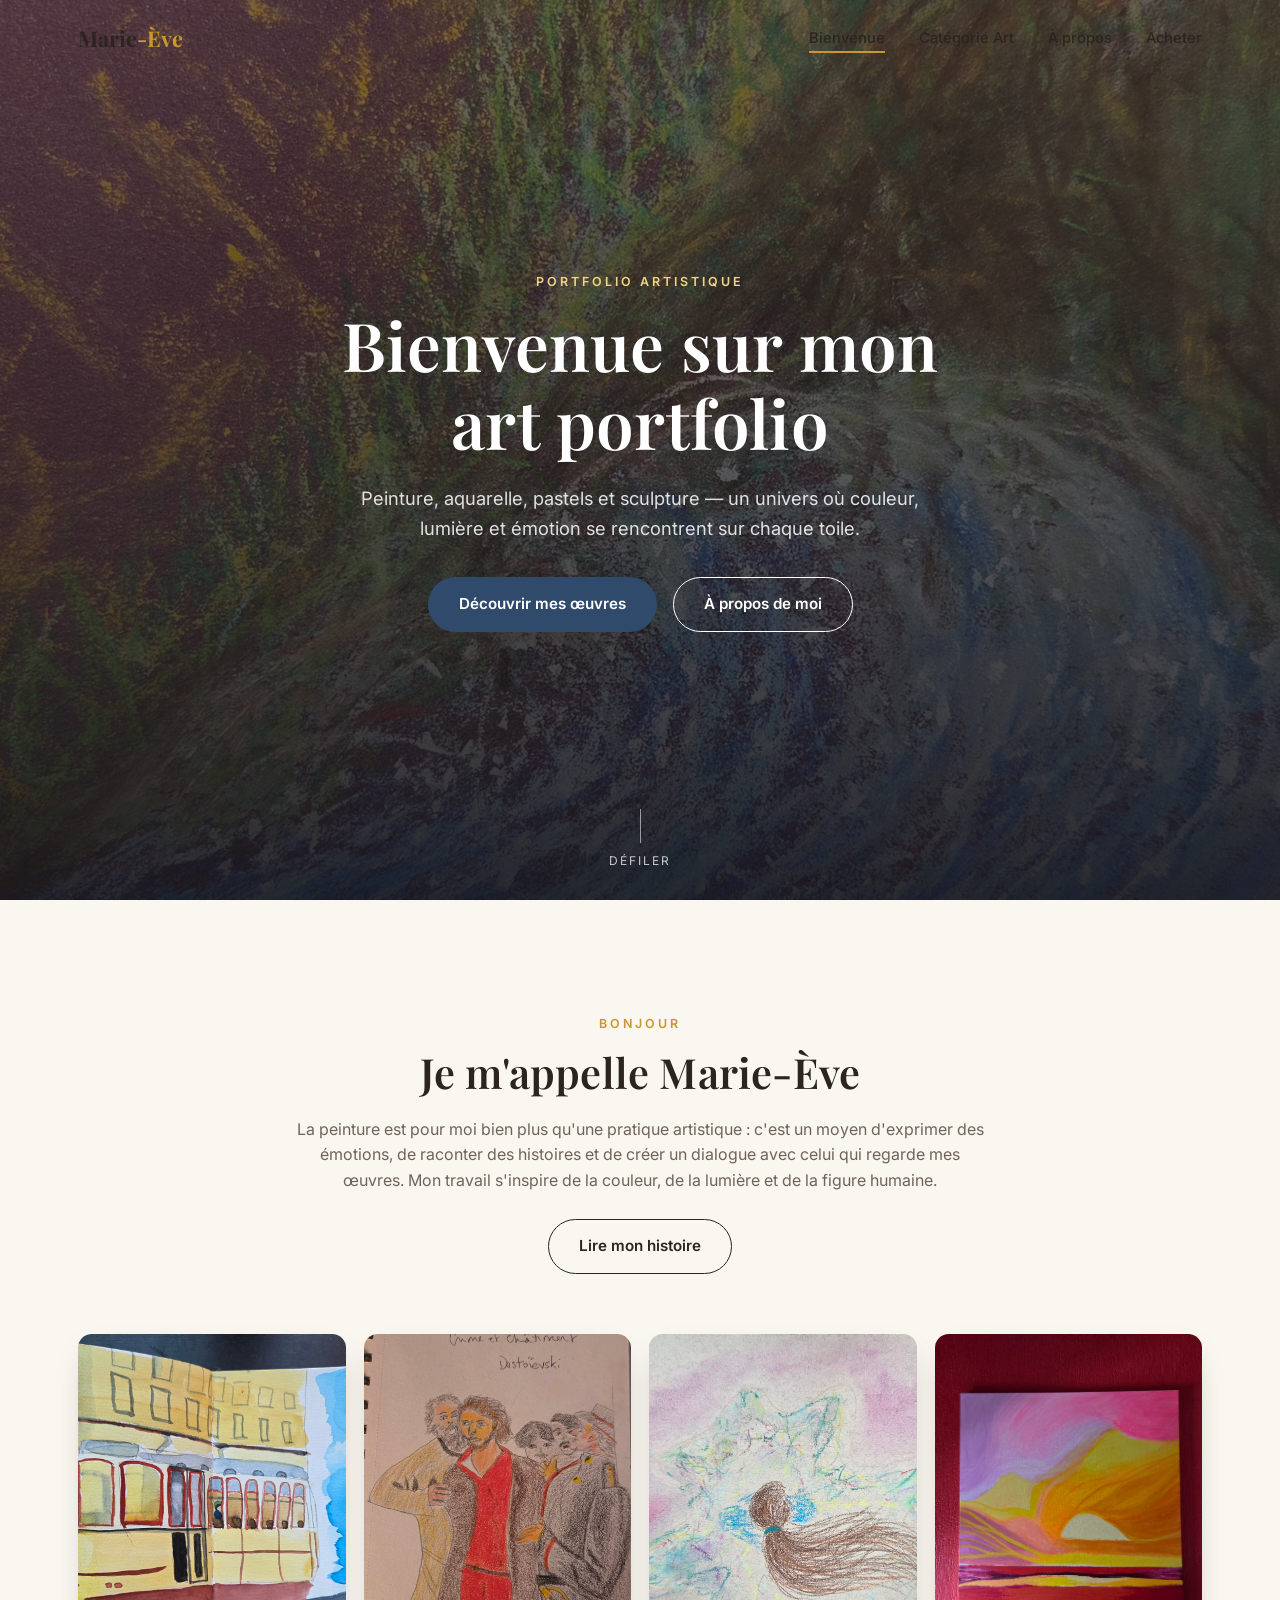
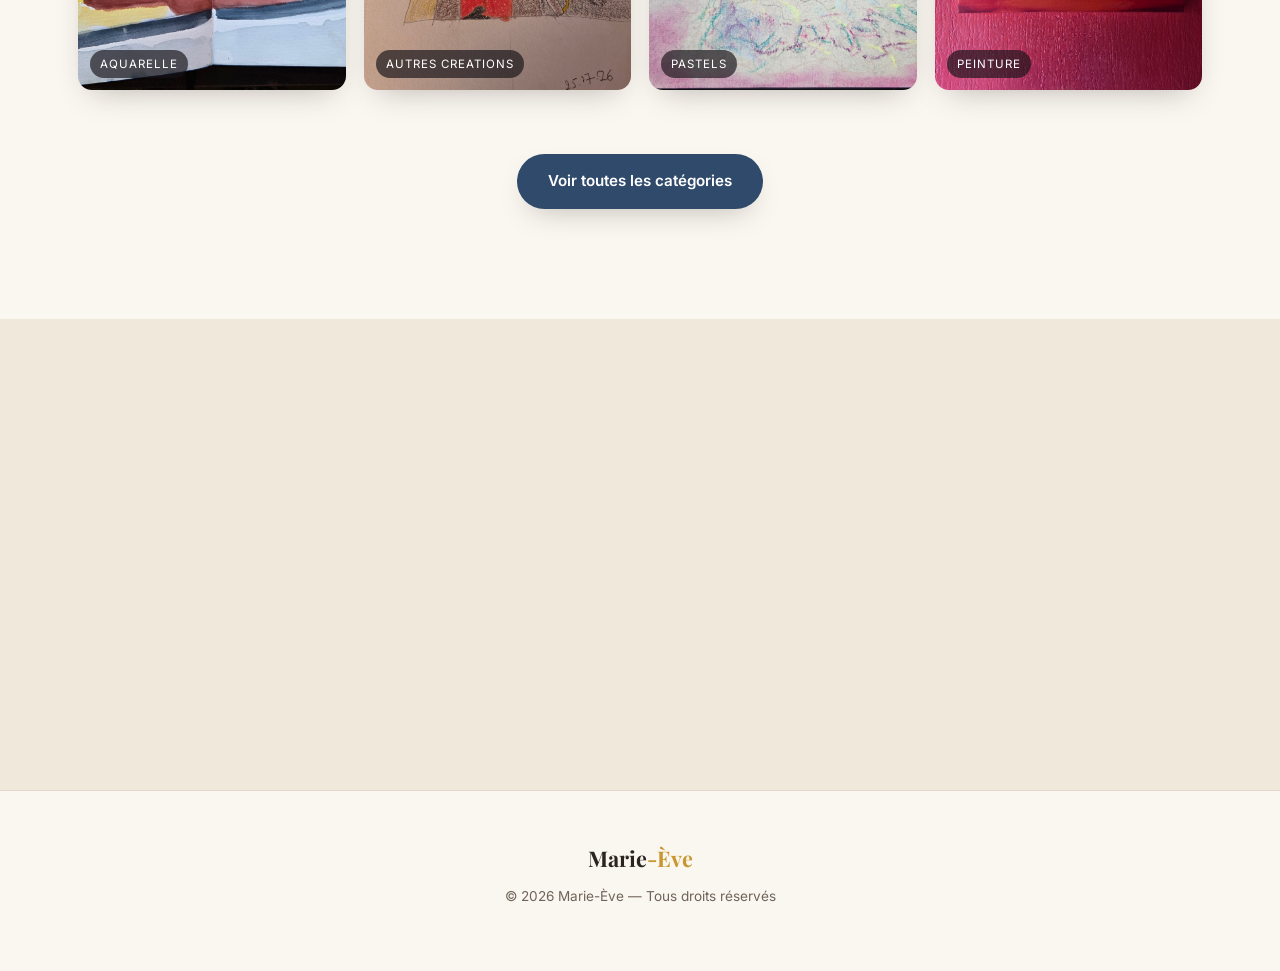
<file: index.html>
<!DOCTYPE html>
<html lang="fr">
<head>
<meta charset="UTF-8" />
<meta name="viewport" content="width=device-width, initial-scale=1.0" />
<title>Marie-Ève — Art Portfolio</title>
<meta name="description" content="Bienvenue sur le portfolio artistique de Marie-Ève : aquarelle, pastels, sculpture et créations diverses." />
<link rel="stylesheet" href="css/style.css" />
</head>
<body>

<nav class="site-nav">
  <div class="container">
    <a href="index.html" class="brand">Marie<span>-Ève</span></a>
    <button class="nav-toggle" aria-label="Menu">
      <span></span><span></span><span></span>
    </button>
    <ul class="nav-links">
      <li><a href="index.html">Bienvenue</a></li>
      <li><a href="categorie-art.html">Catégorie Art</a></li>
      <li><a href="a-propos.html">À propos</a></li>
      <li><a href="acheter.html">Acheter</a></li>
    </ul>
  </div>
</nav>

<header class="hero">
  <div class="hero-bg" style="background-image:url('assets/pastels/dossier%20sans%20titre%205/20260411_134907.jpg')"></div>
  <div class="hero-content">
    <span class="eyebrow">Portfolio artistique</span>
    <h1>Bienvenue sur mon art portfolio</h1>
    <p>Peinture, aquarelle, pastels et sculpture — un univers où couleur, lumière et émotion se rencontrent sur chaque toile.</p>
    <div class="hero-actions">
      <a href="categorie-art.html" class="btn btn-primary">Découvrir mes œuvres</a>
      <a href="a-propos.html" class="btn btn-outline">À propos de moi</a>
    </div>
  </div>
  <div class="scroll-cue"><span class="line"></span>Défiler</div>
</header>

<section>
  <div class="container">
    <div class="intro reveal">
      <span class="eyebrow">Bonjour</span>
      <h2>Je m'appelle Marie-Ève</h2>
      <p>La peinture est pour moi bien plus qu'une pratique artistique : c'est un moyen d'exprimer des émotions, de raconter des histoires et de créer un dialogue avec celui qui regarde mes œuvres. Mon travail s'inspire de la couleur, de la lumière et de la figure humaine.</p>
      <a href="a-propos.html" class="btn btn-outline" style="margin-top: 10px;">Lire mon histoire</a>
    </div>

    <div class="featured-grid" id="featured-grid"></div>

    <div class="cta-block reveal">
      <a href="categorie-art.html" class="btn btn-primary">Voir toutes les catégories</a>
    </div>
  </div>
</section>

<section class="alt-bg">
  <div class="container">
    <div class="section-head reveal">
      <span class="eyebrow">Envie d'une œuvre chez vous ?</span>
      <h2>Mes créations seront bientôt en vente</h2>
      <p>Retrouvez très prochainement mes toiles et créations originales à l'achat.</p>
      <a href="acheter.html" class="btn btn-primary" style="margin-top: 20px;">En savoir plus</a>
    </div>
  </div>
</section>

<footer>
  <a href="index.html" class="brand">Marie<span>-Ève</span></a>
  <p>© <span id="year"></span> Marie-Ève — Tous droits réservés</p>
</footer>

<script src="data/gallery.js"></script>
<script src="js/home.js"></script>
<script src="js/main.js"></script>
<script>document.getElementById('year').textContent = new Date().getFullYear();</script>
</body>
</html>
</file>
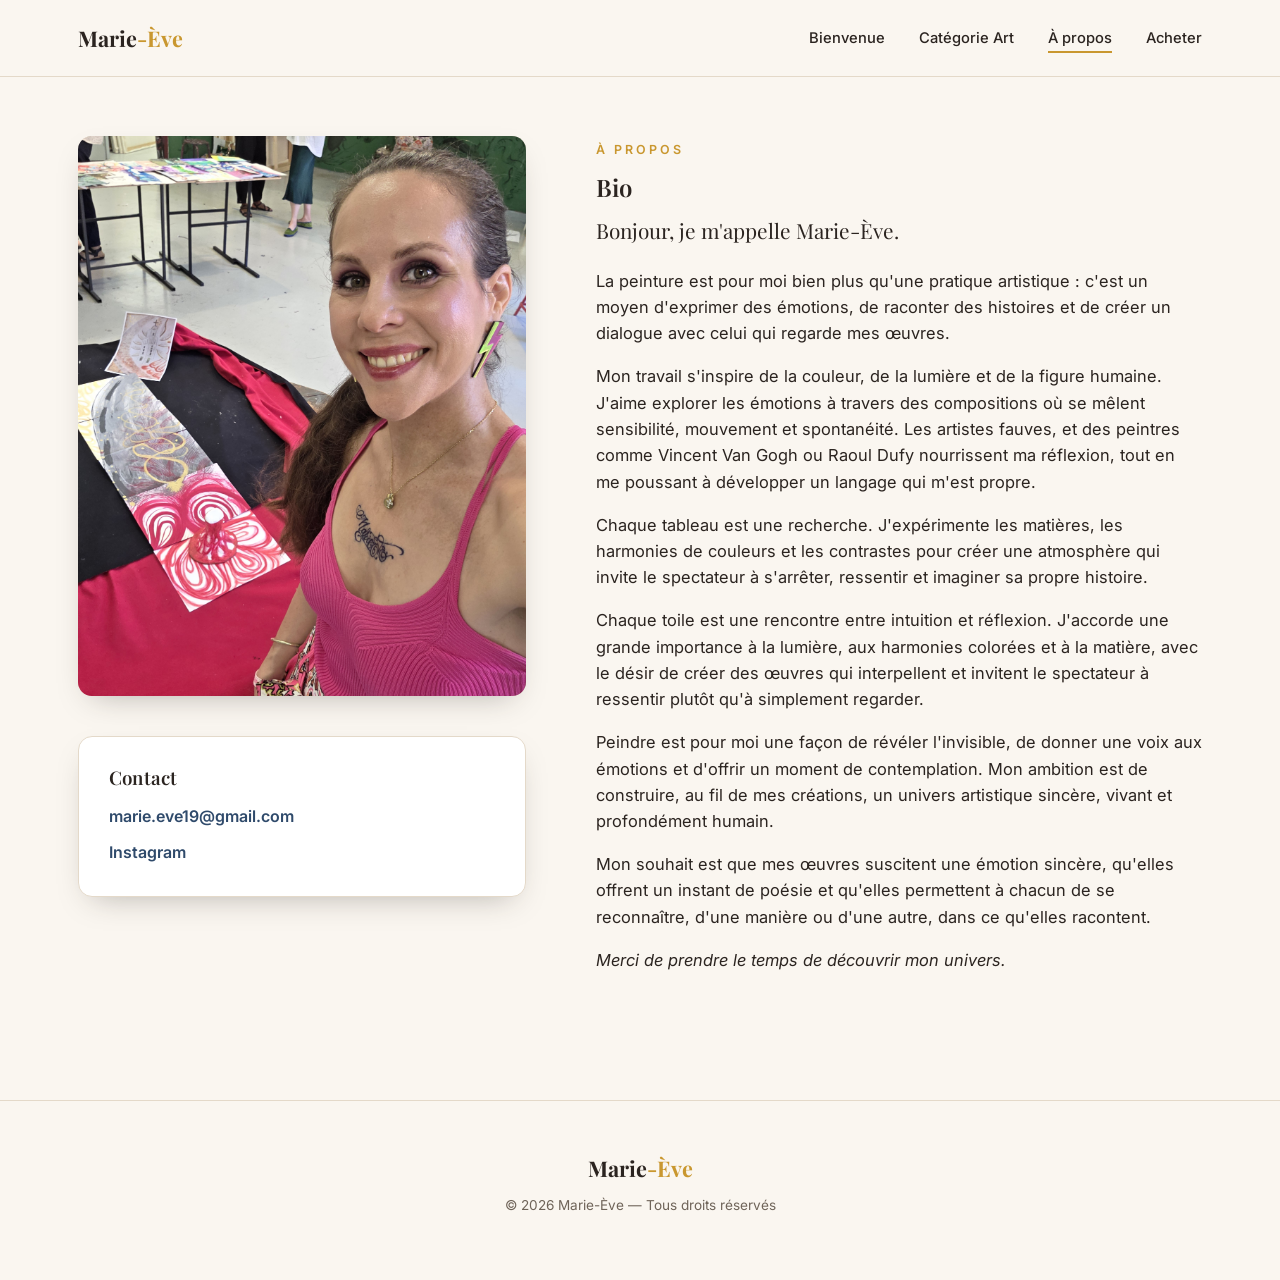
<file: a-propos.html>
<!DOCTYPE html>
<html lang="fr">
<head>
<meta charset="UTF-8" />
<meta name="viewport" content="width=device-width, initial-scale=1.0" />
<title>À propos — Marie-Ève</title>
<meta name="description" content="À propos de Marie-Ève : sa démarche artistique, ses inspirations et comment la contacter." />
<link rel="stylesheet" href="css/style.css" />
</head>
<body>

<nav class="site-nav is-solid">
  <div class="container">
    <a href="index.html" class="brand">Marie<span>-Ève</span></a>
    <button class="nav-toggle" aria-label="Menu">
      <span></span><span></span><span></span>
    </button>
    <ul class="nav-links">
      <li><a href="index.html">Bienvenue</a></li>
      <li><a href="categorie-art.html">Catégorie Art</a></li>
      <li><a href="a-propos.html">À propos</a></li>
      <li><a href="acheter.html">Acheter</a></li>
    </ul>
  </div>
</nav>

<section style="padding-top: calc(var(--nav-h) + 60px);">
  <div class="container">
    <div class="about-wrap">

      <div class="about-portrait reveal">
        <div class="portrait-frame">
          <img id="portrait-img" alt="Portrait de Marie-Ève" />
          <div class="portrait-placeholder" id="portrait-placeholder" style="display:none;">
            <span class="initials">M-È</span>
          </div>
        </div>

        <div class="contact-card">
          <h3>Contact</h3>
          <ul class="contact-list">
            <li><a href="mailto:marie.eve19@gmail.com">marie.eve19@gmail.com</a></li>
            <li><a href="https://www.instagram.com/marieevemlavie/" target="_blank" rel="noopener">Instagram</a></li>
          </ul>
        </div>
      </div>

      <div class="about-bio reveal">
        <span class="eyebrow">À propos</span>
        <h1>Bio</h1>

        <p>Bonjour, je m'appelle Marie-Ève.</p>

        <p>La peinture est pour moi bien plus qu'une pratique artistique : c'est un moyen d'exprimer des émotions, de raconter des histoires et de créer un dialogue avec celui qui regarde mes œuvres.</p>

        <p>Mon travail s'inspire de la couleur, de la lumière et de la figure humaine. J'aime explorer les émotions à travers des compositions où se mêlent sensibilité, mouvement et spontanéité. Les artistes fauves, et des peintres comme Vincent Van Gogh ou Raoul Dufy nourrissent ma réflexion, tout en me poussant à développer un langage qui m'est propre.</p>

        <p>Chaque tableau est une recherche. J'expérimente les matières, les harmonies de couleurs et les contrastes pour créer une atmosphère qui invite le spectateur à s'arrêter, ressentir et imaginer sa propre histoire.</p>

        <p>Chaque toile est une rencontre entre intuition et réflexion. J'accorde une grande importance à la lumière, aux harmonies colorées et à la matière, avec le désir de créer des œuvres qui interpellent et invitent le spectateur à ressentir plutôt qu'à simplement regarder.</p>

        <p>Peindre est pour moi une façon de révéler l'invisible, de donner une voix aux émotions et d'offrir un moment de contemplation. Mon ambition est de construire, au fil de mes créations, un univers artistique sincère, vivant et profondément humain.</p>

        <p>Mon souhait est que mes œuvres suscitent une émotion sincère, qu'elles offrent un instant de poésie et qu'elles permettent à chacun de se reconnaître, d'une manière ou d'une autre, dans ce qu'elles racontent.</p>

        <p><em>Merci de prendre le temps de découvrir mon univers.</em></p>
      </div>

    </div>
  </div>
</section>

<footer>
  <a href="index.html" class="brand">Marie<span>-Ève</span></a>
  <p>© <span id="year"></span> Marie-Ève — Tous droits réservés</p>
</footer>

<script src="js/portrait.js"></script>
<script src="js/main.js"></script>
<script>document.getElementById('year').textContent = new Date().getFullYear();</script>
</body>
</html>
</file>
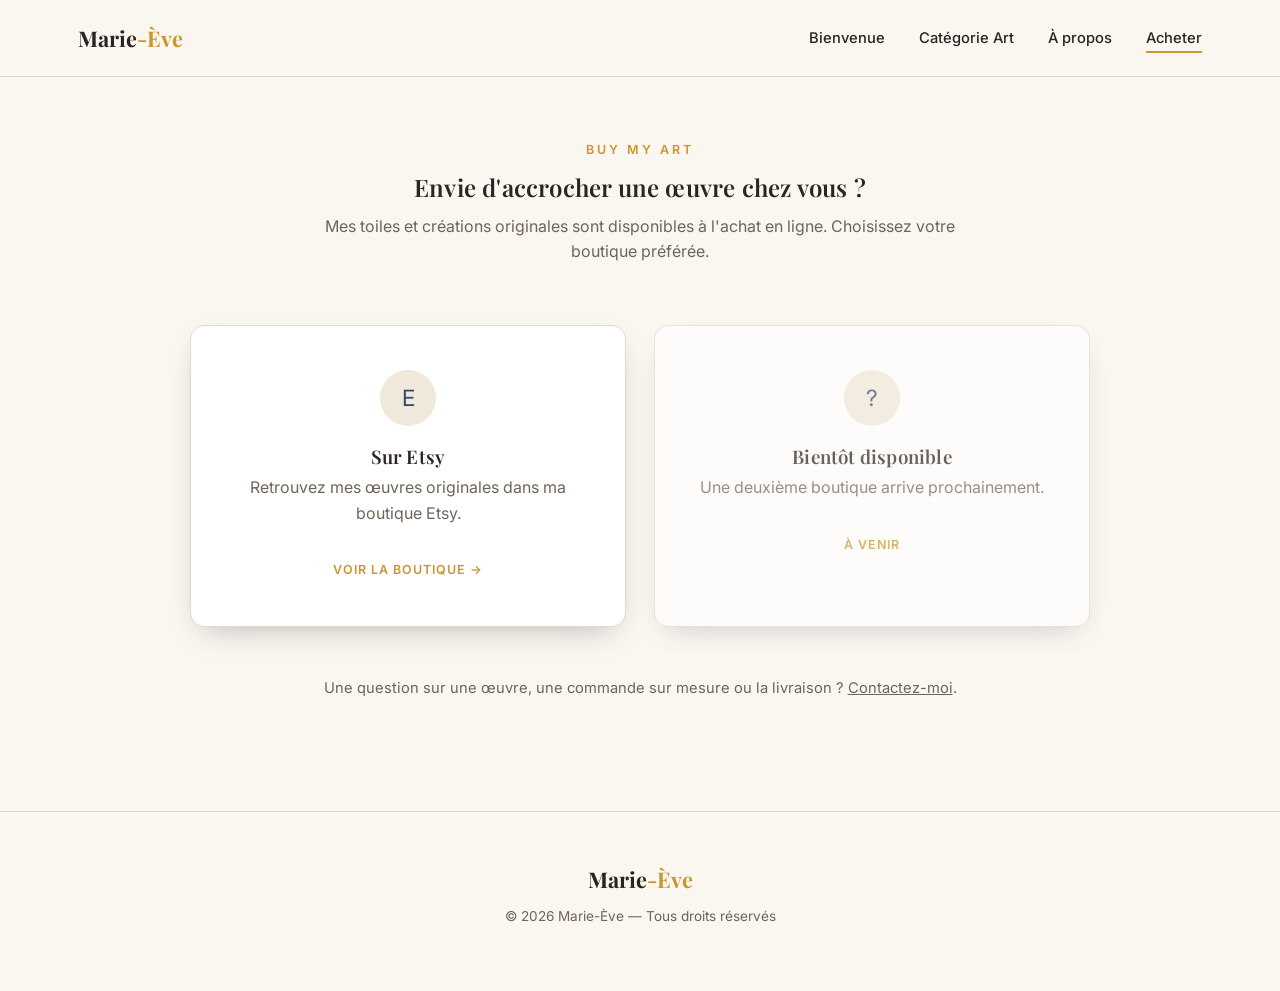
<file: acheter.html>
<!DOCTYPE html>
<html lang="fr">
<head>
<meta charset="UTF-8" />
<meta name="viewport" content="width=device-width, initial-scale=1.0" />
<title>Acheter — Marie-Ève</title>
<meta name="description" content="Acheter une œuvre originale de Marie-Ève." />
<link rel="stylesheet" href="css/style.css" />
</head>
<body>

<nav class="site-nav is-solid">
  <div class="container">
    <a href="index.html" class="brand">Marie<span>-Ève</span></a>
    <button class="nav-toggle" aria-label="Menu">
      <span></span><span></span><span></span>
    </button>
    <ul class="nav-links">
      <li><a href="index.html">Bienvenue</a></li>
      <li><a href="categorie-art.html">Catégorie Art</a></li>
      <li><a href="a-propos.html">À propos</a></li>
      <li><a href="acheter.html">Acheter</a></li>
    </ul>
  </div>
</nav>

<section style="padding-top: calc(var(--nav-h) + 60px);">
  <div class="container">
    <div class="buy-hero reveal">
      <span class="eyebrow">Buy my art</span>
      <h1>Envie d'accrocher une œuvre chez vous ?</h1>
      <p>Mes toiles et créations originales sont disponibles à l'achat en ligne. Choisissez votre boutique préférée.</p>
    </div>

    <div class="shop-grid reveal">
      <!-- TODO: remplacer "#" par le vrai lien de la boutique Etsy de Marie-Ève -->
      <a href="#" target="_blank" rel="noopener" class="shop-card">
        <div class="shop-icon">E</div>
        <h3>Sur Etsy</h3>
        <p>Retrouvez mes œuvres originales dans ma boutique Etsy.</p>
        <span class="note">Voir la boutique →</span>
      </a>

      <!-- TODO: activer ce lien dès que la 2e boutique/plateforme est choisie -->
      <div class="shop-card is-soon" aria-disabled="true">
        <div class="shop-icon">?</div>
        <h3>Bientôt disponible</h3>
        <p>Une deuxième boutique arrive prochainement.</p>
        <span class="note">À venir</span>
      </div>
    </div>

    <p class="buy-note">Une question sur une œuvre, une commande sur mesure ou la livraison ? <a href="a-propos.html">Contactez-moi</a>.</p>
  </div>
</section>

<footer>
  <a href="index.html" class="brand">Marie<span>-Ève</span></a>
  <p>© <span id="year"></span> Marie-Ève — Tous droits réservés</p>
</footer>

<script src="js/main.js"></script>
<script>document.getElementById('year').textContent = new Date().getFullYear();</script>
</body>
</html>
</file>
<file: css/style.css>
/* ---------------------------------------------------------
   Marie-Ève — Art Portfolio
   --------------------------------------------------------- */

@import url('https://fonts.googleapis.com/css2?family=Playfair+Display:ital,wght@0,500;0,600;0,700;1,500&family=Inter:wght@400;500;600&display=swap');

:root {
  --bg: #faf6f0;
  --bg-alt: #f1e8dc;
  --paper: #ffffff;
  --text: #2b2420;
  --text-soft: #6f6459;
  --accent: #2f4a6b;
  --accent-soft: #6f8fae;
  --gold: #c9972f;
  --border: #e4d9c9;
  --shadow: 0 12px 30px -14px rgba(43, 36, 32, 0.35);
  --radius: 14px;
  --nav-h: 76px;
}

* {
  box-sizing: border-box;
}

html {
  scroll-behavior: smooth;
}

body {
  margin: 0;
  background: var(--bg);
  color: var(--text);
  font-family: 'Inter', -apple-system, BlinkMacSystemFont, 'Segoe UI', sans-serif;
  line-height: 1.6;
  -webkit-font-smoothing: antialiased;
}

img {
  max-width: 100%;
  display: block;
}

a {
  color: inherit;
}

h1, h2, h3, .display {
  font-family: 'Playfair Display', Georgia, serif;
  font-weight: 600;
  line-height: 1.15;
  margin: 0 0 0.5em;
  letter-spacing: 0.2px;
}

p {
  margin: 0 0 1em;
  color: var(--text-soft);
}

.container {
  width: 100%;
  max-width: 1180px;
  margin: 0 auto;
  padding: 0 28px;
}

.eyebrow {
  display: inline-block;
  font-size: 0.78rem;
  letter-spacing: 3px;
  text-transform: uppercase;
  color: var(--gold);
  font-weight: 600;
  margin-bottom: 14px;
}

.btn {
  display: inline-flex;
  align-items: center;
  gap: 8px;
  padding: 14px 30px;
  border-radius: 999px;
  font-weight: 600;
  font-size: 0.95rem;
  text-decoration: none;
  border: 1.5px solid transparent;
  cursor: pointer;
  transition: transform 0.25s ease, box-shadow 0.25s ease, background 0.25s ease, color 0.25s ease;
}

.btn-primary {
  background: var(--accent);
  color: #fff;
  box-shadow: var(--shadow);
}

.btn-primary:hover {
  transform: translateY(-2px);
  box-shadow: 0 16px 34px -14px rgba(47, 74, 107, 0.55);
}

.btn-outline {
  background: transparent;
  border-color: currentColor;
  color: var(--text);
}

.btn-outline:hover {
  background: var(--text);
  color: var(--bg);
}

.btn[disabled],
.btn.is-disabled {
  opacity: 0.55;
  cursor: not-allowed;
  pointer-events: none;
}

/* ---------- Nav ---------- */

.site-nav {
  position: fixed;
  top: 0;
  left: 0;
  right: 0;
  z-index: 100;
  height: var(--nav-h);
  display: flex;
  align-items: center;
  background: transparent;
  transition: background 0.35s ease, box-shadow 0.35s ease, backdrop-filter 0.35s ease;
}

.site-nav.is-scrolled,
.site-nav.is-solid {
  background: rgba(250, 246, 240, 0.92);
  backdrop-filter: saturate(180%) blur(10px);
  box-shadow: 0 1px 0 var(--border);
}

.site-nav .container {
  display: flex;
  align-items: center;
  justify-content: space-between;
}

.brand {
  font-family: 'Playfair Display', serif;
  font-size: 1.35rem;
  font-weight: 700;
  text-decoration: none;
  color: var(--text);
}

.brand span {
  color: var(--gold);
}

.nav-links {
  display: flex;
  gap: 34px;
  list-style: none;
  margin: 0;
  padding: 0;
}

.nav-links a {
  text-decoration: none;
  font-size: 0.92rem;
  font-weight: 500;
  color: var(--text);
  position: relative;
  padding: 6px 0;
}

.nav-links a::after {
  content: "";
  position: absolute;
  left: 0;
  bottom: 0;
  width: 0;
  height: 2px;
  background: var(--gold);
  transition: width 0.25s ease;
}

.nav-links a:hover::after,
.nav-links a.is-active::after {
  width: 100%;
}

.nav-toggle {
  display: none;
  background: none;
  border: none;
  cursor: pointer;
  padding: 8px;
}

.nav-toggle span {
  display: block;
  width: 24px;
  height: 2px;
  background: var(--text);
  margin: 5px 0;
  transition: transform 0.25s ease, opacity 0.25s ease;
}

/* ---------- Hero ---------- */

.hero {
  position: relative;
  min-height: 100vh;
  display: flex;
  align-items: center;
  justify-content: center;
  text-align: center;
  color: #fff;
  overflow: hidden;
  background: #1b1d22;
}

.hero-bg {
  position: absolute;
  inset: 0;
  background-size: cover;
  background-position: center;
  transform: scale(1.05);
}

.hero-bg::after {
  content: "";
  position: absolute;
  inset: 0;
  background: linear-gradient(180deg, rgba(20, 18, 22, 0.55) 0%, rgba(20, 18, 22, 0.72) 55%, rgba(20, 18, 22, 0.9) 100%);
}

.hero-content {
  position: relative;
  z-index: 2;
  max-width: 720px;
  padding: 0 24px;
}

.hero-content .eyebrow {
  color: #f2d386;
}

.hero-content h1 {
  font-size: clamp(2.4rem, 6vw, 4.2rem);
  color: #fff;
  margin-bottom: 0.35em;
}

.hero-content p {
  color: rgba(255, 255, 255, 0.85);
  font-size: 1.15rem;
  max-width: 560px;
  margin-left: auto;
  margin-right: auto;
}

.hero-actions {
  margin-top: 34px;
  display: flex;
  gap: 16px;
  justify-content: center;
  flex-wrap: wrap;
}

.hero-actions .btn-outline {
  color: #fff;
}

.hero-actions .btn-outline:hover {
  background: #fff;
  color: var(--text);
}

.scroll-cue {
  position: absolute;
  bottom: 30px;
  left: 50%;
  transform: translateX(-50%);
  z-index: 2;
  color: rgba(255, 255, 255, 0.75);
  font-size: 0.75rem;
  letter-spacing: 2px;
  text-transform: uppercase;
  display: flex;
  flex-direction: column;
  align-items: center;
  gap: 8px;
}

.scroll-cue .line {
  width: 1px;
  height: 34px;
  background: rgba(255, 255, 255, 0.55);
  animation: scrollCue 1.8s ease-in-out infinite;
}

@keyframes scrollCue {
  0% { transform: scaleY(0.2); opacity: 0; transform-origin: top; }
  50% { transform: scaleY(1); opacity: 1; transform-origin: top; }
  100% { transform: scaleY(0.2); opacity: 0; transform-origin: bottom; }
}

/* ---------- Sections ---------- */

section {
  padding: 110px 0;
}

.section-head {
  text-align: center;
  max-width: 640px;
  margin: 0 auto 56px;
}

.section-head p {
  font-size: 1.05rem;
}

.alt-bg {
  background: var(--bg-alt);
}

/* fade-in-on-scroll */
.reveal {
  opacity: 0;
  transform: translateY(28px);
  transition: opacity 0.7s ease, transform 0.7s ease;
}

.reveal.is-visible {
  opacity: 1;
  transform: none;
}

/* ---------- Home: intro + featured ---------- */

.intro {
  text-align: center;
  max-width: 700px;
  margin: 0 auto;
}

.intro h2 {
  font-size: clamp(1.8rem, 3.4vw, 2.6rem);
}

.featured-grid {
  margin-top: 60px;
  display: grid;
  grid-template-columns: repeat(4, 1fr);
  gap: 18px;
}

.featured-grid a {
  display: block;
  border-radius: var(--radius);
  overflow: hidden;
  aspect-ratio: 3 / 4;
  box-shadow: var(--shadow);
  position: relative;
}

.featured-grid img {
  width: 100%;
  height: 100%;
  object-fit: cover;
  transition: transform 0.6s ease;
}

.featured-grid a:hover img {
  transform: scale(1.06);
}

.featured-grid .tag {
  position: absolute;
  left: 12px;
  bottom: 12px;
  background: rgba(20, 18, 22, 0.65);
  color: #fff;
  font-size: 0.72rem;
  letter-spacing: 1px;
  text-transform: uppercase;
  padding: 5px 10px;
  border-radius: 999px;
}

.cta-block {
  text-align: center;
  margin-top: 64px;
}

/* ---------- Catégorie Art hub ---------- */

.art-hub {
  display: grid;
  grid-template-columns: 1fr 1.15fr 1fr;
  gap: 22px;
  align-items: center;
}

.art-hub-center {
  grid-column: 2;
  position: relative;
  border-radius: 50%;
  overflow: hidden;
  aspect-ratio: 1 / 1;
  box-shadow: 0 24px 50px -18px rgba(43, 36, 32, 0.45);
  border: 6px solid var(--paper);
}

.art-hub-center img {
  width: 100%;
  height: 100%;
  object-fit: cover;
}

.art-hub-col {
  display: flex;
  flex-direction: column;
  gap: 22px;
}

.hub-card {
  display: block;
  background: var(--paper);
  border: 1px solid var(--border);
  border-radius: var(--radius);
  padding: 20px 20px;
  text-decoration: none;
  color: var(--text);
  box-shadow: var(--shadow);
  transition: transform 0.3s ease, border-color 0.3s ease;
}

.hub-card:hover,
.hub-card.is-active {
  transform: translateY(-4px);
  border-color: var(--gold);
}

.hub-card .count {
  display: block;
  font-size: 0.78rem;
  color: var(--text-soft);
  margin-top: 4px;
}

.hub-card h3 {
  font-size: 1.05rem;
  margin: 0;
}

/* ---------- Gallery ---------- */

.gallery-tabs {
  display: flex;
  flex-wrap: wrap;
  gap: 10px;
  justify-content: center;
  margin: 0 0 46px;
}

.gallery-tab {
  border: 1.5px solid var(--border);
  background: var(--paper);
  color: var(--text-soft);
  padding: 10px 20px;
  border-radius: 999px;
  font-size: 0.88rem;
  font-weight: 600;
  cursor: pointer;
  transition: all 0.25s ease;
}

.gallery-tab:hover {
  border-color: var(--gold);
  color: var(--text);
}

.gallery-tab.is-active {
  background: var(--accent);
  border-color: var(--accent);
  color: #fff;
}

.gallery-grid {
  display: grid;
  grid-template-columns: repeat(auto-fill, minmax(230px, 1fr));
  gap: 18px;
}

.gallery-item {
  border-radius: var(--radius);
  overflow: hidden;
  box-shadow: var(--shadow);
  cursor: zoom-in;
  background: var(--paper);
  border: 1px solid var(--border);
  opacity: 0;
  transform: translateY(16px) scale(0.98);
  transition: opacity 0.45s ease, transform 0.45s ease;
  position: relative;
}

.gallery-item.is-shown {
  opacity: 1;
  transform: none;
}

.gallery-item .thumb {
  position: relative;
  width: 100%;
  aspect-ratio: 4 / 5;
  background: #1b1d22;
  overflow: hidden;
}

.gallery-item img,
.gallery-item video {
  width: 100%;
  height: 100%;
  object-fit: cover;
  transition: transform 0.5s ease;
}

.gallery-item:hover .thumb img,
.gallery-item:hover .thumb video {
  transform: scale(1.05);
}

.gallery-item .badge-count {
  position: absolute;
  top: 10px;
  right: 10px;
  background: rgba(20, 18, 22, 0.68);
  color: #fff;
  font-size: 0.75rem;
  font-weight: 600;
  padding: 4px 10px;
  border-radius: 999px;
  display: flex;
  align-items: center;
  gap: 4px;
  z-index: 2;
}

.gallery-item .play-icon {
  position: absolute;
  inset: 0;
  display: flex;
  align-items: center;
  justify-content: center;
  z-index: 2;
  pointer-events: none;
}

.gallery-item .play-icon span {
  width: 46px;
  height: 46px;
  border-radius: 50%;
  background: rgba(255, 255, 255, 0.9);
  display: flex;
  align-items: center;
  justify-content: center;
  color: var(--text);
  font-size: 1rem;
}

.gallery-item .work-title {
  display: block;
  padding: 12px 14px;
  font-size: 0.88rem;
  font-weight: 600;
  color: var(--text);
  border-top: 1px solid var(--border);
}

.gallery-empty {
  text-align: center;
  color: var(--text-soft);
  padding: 60px 20px;
  font-style: italic;
}

/* ---------- Lightbox ---------- */

.lightbox {
  position: fixed;
  inset: 0;
  z-index: 300;
  background: rgba(15, 13, 16, 0.92);
  display: none;
  align-items: center;
  justify-content: center;
  padding: 40px;
}

.lightbox.is-open {
  display: flex;
}

.lightbox-stage {
  display: flex;
  align-items: center;
  justify-content: center;
  max-width: 100%;
  max-height: 100%;
}

.lightbox img,
.lightbox video {
  max-width: 100%;
  max-height: 82vh;
  border-radius: 6px;
  box-shadow: 0 30px 60px rgba(0,0,0,0.5);
}

.lightbox-caption {
  position: absolute;
  bottom: 24px;
  left: 50%;
  transform: translateX(-50%);
  color: rgba(255, 255, 255, 0.85);
  font-size: 0.9rem;
  text-align: center;
}

.lightbox-close {
  position: absolute;
  top: 24px;
  right: 30px;
  background: none;
  border: none;
  color: #fff;
  font-size: 2rem;
  line-height: 1;
  cursor: pointer;
}

.lightbox-nav {
  position: absolute;
  top: 50%;
  transform: translateY(-50%);
  background: rgba(255,255,255,0.08);
  border: none;
  color: #fff;
  width: 48px;
  height: 48px;
  border-radius: 50%;
  font-size: 1.4rem;
  cursor: pointer;
  transition: background 0.2s ease;
}

.lightbox-nav:hover {
  background: rgba(255,255,255,0.2);
}

.lightbox-prev { left: 20px; }
.lightbox-next { right: 20px; }

/* ---------- À propos ---------- */

.about-wrap {
  display: grid;
  grid-template-columns: 0.85fr 1.15fr;
  gap: 70px;
  align-items: start;
}

.about-portrait {
  position: sticky;
  top: calc(var(--nav-h) + 30px);
}

.portrait-frame {
  position: relative;
  border-radius: var(--radius);
  overflow: hidden;
  aspect-ratio: 4 / 5;
  box-shadow: var(--shadow);
  background: linear-gradient(160deg, #e8dcc8, #d9c8ac);
}

.portrait-frame img {
  width: 100%;
  height: 100%;
  object-fit: cover;
  position: relative;
  z-index: 2;
}

.portrait-placeholder {
  position: absolute;
  inset: 0;
  display: flex;
  align-items: center;
  justify-content: center;
  z-index: 1;
}

.portrait-placeholder .initials {
  font-family: 'Playfair Display', serif;
  font-size: 4rem;
  color: rgba(43, 36, 32, 0.35);
}

.about-bio p {
  color: var(--text);
  font-size: 1.03rem;
}

.about-bio p:first-of-type {
  font-family: 'Playfair Display', serif;
  font-size: 1.3rem;
  color: var(--text);
}

.contact-card {
  margin-top: 40px;
  background: var(--paper);
  border: 1px solid var(--border);
  border-radius: var(--radius);
  padding: 30px;
  box-shadow: var(--shadow);
}

.contact-card h3 {
  margin-bottom: 16px;
}

.contact-list {
  list-style: none;
  margin: 0;
  padding: 0;
  display: flex;
  flex-direction: column;
  gap: 10px;
}

.contact-list a {
  text-decoration: none;
  font-weight: 600;
  color: var(--accent);
}

.contact-list a:hover {
  text-decoration: underline;
}

/* ---------- Acheter ---------- */

.buy-hero {
  text-align: center;
  max-width: 640px;
  margin: 0 auto 60px;
}

.shop-grid {
  display: grid;
  grid-template-columns: repeat(2, 1fr);
  gap: 28px;
  max-width: 900px;
  margin: 0 auto;
}

.shop-card {
  background: var(--paper);
  border: 1px solid var(--border);
  border-radius: var(--radius);
  padding: 44px 34px;
  text-align: center;
  box-shadow: var(--shadow);
  text-decoration: none;
  color: var(--text);
  transition: transform 0.3s ease;
}

.shop-card:hover {
  transform: translateY(-6px);
}

.shop-icon {
  width: 56px;
  height: 56px;
  margin: 0 auto 20px;
  border-radius: 50%;
  background: var(--bg-alt);
  display: flex;
  align-items: center;
  justify-content: center;
  font-size: 1.4rem;
  color: var(--accent);
}

.shop-card h3 {
  margin-bottom: 8px;
}

.shop-card .note {
  display: inline-block;
  margin-top: 18px;
  font-size: 0.78rem;
  letter-spacing: 1px;
  text-transform: uppercase;
  color: var(--gold);
  font-weight: 600;
}

.shop-card.is-soon {
  opacity: 0.7;
}

.buy-note {
  max-width: 640px;
  margin: 50px auto 0;
  text-align: center;
  color: var(--text-soft);
  font-size: 0.92rem;
}

/* ---------- Footer ---------- */

footer {
  padding: 50px 0;
  text-align: center;
  color: var(--text-soft);
  font-size: 0.85rem;
  border-top: 1px solid var(--border);
}

footer .brand {
  display: block;
  margin-bottom: 10px;
}

/* ---------- Responsive ---------- */

@media (max-width: 860px) {
  .nav-links {
    position: fixed;
    top: var(--nav-h);
    left: 0;
    right: 0;
    background: var(--bg);
    flex-direction: column;
    align-items: center;
    padding: 26px 0 34px;
    gap: 22px;
    transform: translateY(-130%);
    transition: transform 0.35s ease;
    box-shadow: 0 12px 20px -12px rgba(0,0,0,0.15);
  }

  .nav-links.is-open {
    transform: translateY(0);
  }

  .nav-toggle {
    display: block;
  }

  .featured-grid {
    grid-template-columns: repeat(2, 1fr);
  }

  .art-hub {
    grid-template-columns: 1fr;
  }

  .art-hub-center {
    grid-column: 1;
    max-width: 260px;
    margin: 0 auto 10px;
  }

  .about-wrap {
    grid-template-columns: 1fr;
  }

  .about-portrait {
    position: static;
    max-width: 320px;
    margin: 0 auto;
  }

  .shop-grid {
    grid-template-columns: 1fr;
  }
}

@media (max-width: 520px) {
  .featured-grid {
    grid-template-columns: repeat(2, 1fr);
  }
  section {
    padding: 80px 0;
  }
}
</file>
